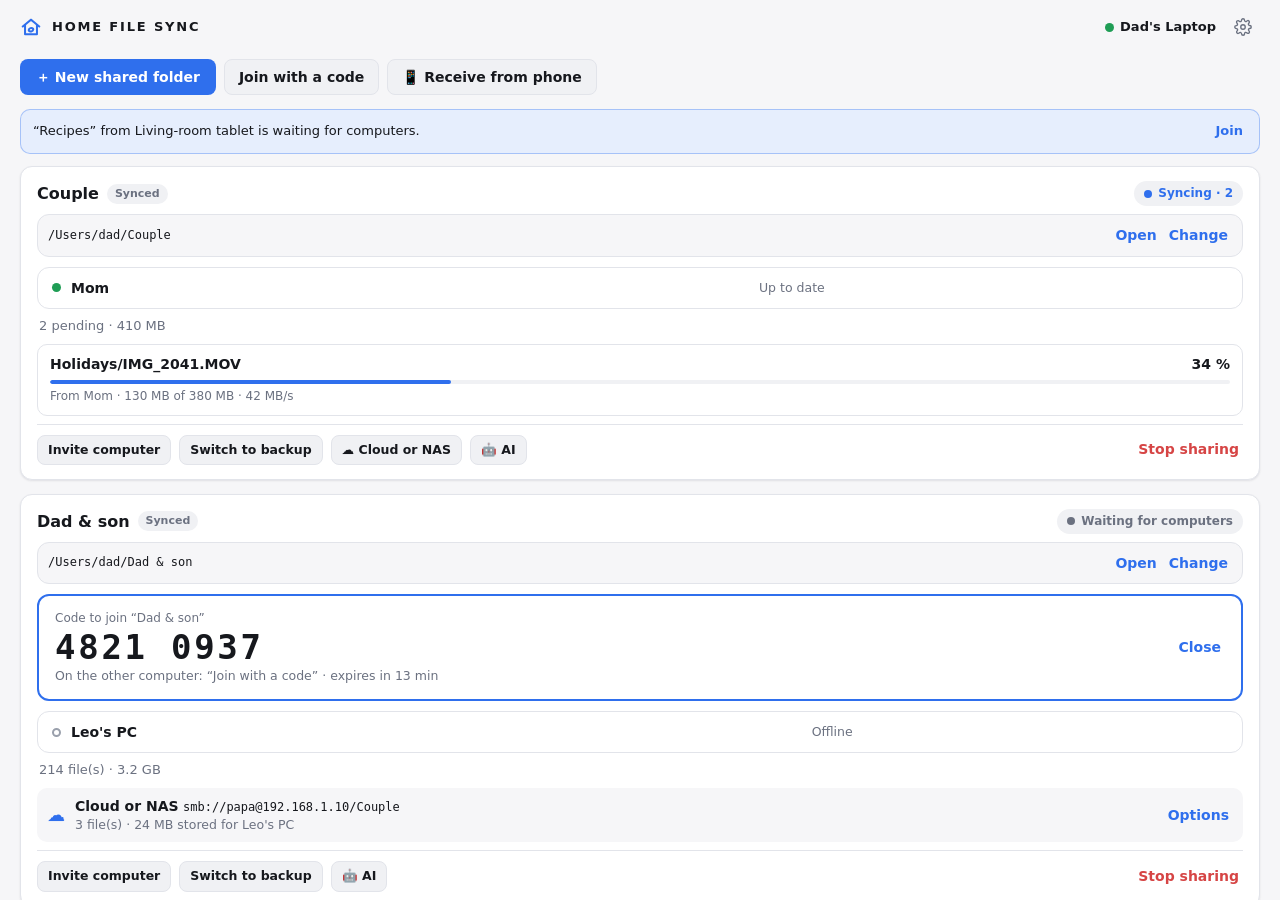
<file: app/ui/index.html>
<!doctype html>
<html lang="es">
<head>
  <meta charset="utf-8" />
  <meta name="viewport" content="width=device-width, initial-scale=1" />
  <title>Home File Sync</title>
  <link rel="stylesheet" href="style.css" />
</head>
<body>
  <header class="top">
    <div class="brand">
      <svg class="logo" viewBox="0 0 24 24" aria-hidden="true"><path d="M3 11.5 12 4l9 7.5" /><path d="M5.5 9.8V20h13V9.8" /><path d="M9.5 15.5a2.8 2.8 0 0 1 4.8-1.6M14.5 14.5a2.8 2.8 0 0 1-4.8 1.6" /></svg>
      <span>HOME FILE SYNC</span>
    </div>
    <div class="top-right">
      <button class="me-name link" data-action="rename-me" data-i18n-title="app.rename_me"><span class="dot synced"></span><span data-bind="deviceName"></span></button>
      <button class="icon gear" data-action="settings" data-i18n-title="app.settings">
        <svg viewBox="0 0 24 24" aria-hidden="true"><circle cx="12" cy="12" r="3"/><path d="M19.4 15a1.7 1.7 0 0 0 .3 1.8l.1.1a2 2 0 1 1-2.8 2.8l-.1-.1a1.7 1.7 0 0 0-1.8-.3 1.7 1.7 0 0 0-1 1.5V21a2 2 0 1 1-4 0v-.1a1.7 1.7 0 0 0-1.1-1.5 1.7 1.7 0 0 0-1.8.3l-.1.1a2 2 0 1 1-2.8-2.8l.1-.1a1.7 1.7 0 0 0 .3-1.8 1.7 1.7 0 0 0-1.5-1H3a2 2 0 1 1 0-4h.1a1.7 1.7 0 0 0 1.5-1.1 1.7 1.7 0 0 0-.3-1.8l-.1-.1a2 2 0 1 1 2.8-2.8l.1.1a1.7 1.7 0 0 0 1.8.3H9a1.7 1.7 0 0 0 1-1.5V3a2 2 0 1 1 4 0v.1a1.7 1.7 0 0 0 1 1.5 1.7 1.7 0 0 0 1.8-.3l.1-.1a2 2 0 1 1 2.8 2.8l-.1.1a1.7 1.7 0 0 0-.3 1.8V9a1.7 1.7 0 0 0 1.5 1H21a2 2 0 1 1 0 4h-.1a1.7 1.7 0 0 0-1.5 1z"/></svg>
      </button>
    </div>
  </header>

  <main>
    <div class="actions">
      <button class="primary" data-action="new-share" data-i18n="act.new"></button>
      <button class="secondary" data-action="join" data-i18n="act.join"></button>
      <button class="secondary" data-action="receive" data-i18n="act.receive"></button>
    </div>

    <div class="banner invite" id="invites" hidden></div>
    <div class="banner warn" id="net-warning" hidden></div>

    <section id="empty" class="hero" hidden>
      <h1 data-i18n="empty.title"></h1>
      <p data-i18n="empty.text"></p>
    </section>

    <div id="shares"></div>
  </main>

  <!-- Nueva carpeta compartida -->
  <div class="sheet" id="sheet-new" hidden>
    <div class="sheet-head"><h2 data-i18n="new.title"></h2><button class="link" data-close data-i18n="cancel"></button></div>
    <form class="tab form" id="form-new" autocomplete="off">
      <label><span data-i18n="new.name"></span><input id="new-name" data-i18n-ph="new.name_ph" maxlength="60" /></label>
      <div class="field"><span class="label" data-i18n="new.folder"></span><div class="pick"><code id="new-folder" data-i18n="not_chosen"></code><button type="button" class="secondary" data-pick="new-folder" data-i18n="choose"></button></div></div>
      <fieldset class="modes">
        <label class="mode"><input type="radio" name="new-mode" value="sync" checked /><b data-i18n="mode.sync"></b><span data-i18n="mode.sync_new"></span></label>
        <label class="mode"><input type="radio" name="new-mode" value="backup" /><b data-i18n="mode.backup"></b><span data-i18n="mode.backup_new"></span></label>
      </fieldset>
      <div class="error" id="new-error" hidden></div>
      <div class="form-actions"><button class="primary" type="submit" data-i18n="new.create"></button></div>
    </form>
  </div>

  <!-- Unirse -->
  <div class="sheet" id="sheet-join" hidden>
    <div class="sheet-head"><h2 data-i18n="join.title"></h2><button class="link" data-close data-i18n="cancel"></button></div>
    <form class="tab form" id="form-join" autocomplete="off">
      <div class="field"><span class="label" data-i18n="join.invites"></span><div id="join-invites"></div></div>
      <label><span data-i18n="join.code"></span><input id="join-code" class="code-input" inputmode="numeric" placeholder="0000 0000" maxlength="9" /></label>
      <div class="field"><span class="label" data-i18n="join.folder"></span><div class="pick"><code id="join-folder" data-i18n="not_chosen"></code><button type="button" class="secondary" data-pick="join-folder" data-i18n="choose"></button></div></div>
      <fieldset class="modes">
        <label class="mode"><input type="radio" name="join-mode" value="sync" checked /><b data-i18n="mode.sync"></b><span data-i18n="mode.sync_join"></span></label>
        <label class="mode"><input type="radio" name="join-mode" value="backup" /><b data-i18n="mode.backup"></b><span data-i18n="mode.backup_join"></span></label>
      </fieldset>
      <details class="manual" id="manual">
        <summary data-i18n="manual.title"></summary>
        <p class="muted small" data-i18n="manual.help"></p>
        <div class="manual-grid">
          <label><span data-i18n="manual.host"></span><input id="m-host" data-i18n-ph="manual.host_ph" spellcheck="false" autocapitalize="off" /></label>
          <label><span data-i18n="manual.port"></span><input id="m-port" inputmode="numeric" placeholder="47820" maxlength="5" /></label>
        </div>
        <label class="check"><input type="checkbox" id="m-remember" /> <span data-i18n="manual.remember"></span></label>
      </details>
      <div class="error" id="join-error" hidden></div>
      <div class="form-actions"><button class="primary" type="submit" id="join-btn" data-i18n="join.button"></button></div>
    </form>
  </div>

  <!-- Nube o NAS (relevo) -->
  <div class="sheet" id="sheet-relay" hidden>
    <div class="sheet-head"><h2 data-i18n="relay.title"></h2><button class="link" data-close data-i18n="close"></button></div>
    <div class="tab form">
      <p class="muted" data-i18n="relay.help"></p>
      <div class="relay-now" id="relay-now" hidden><span class="label" data-i18n="relay.now"></span><code id="relay-path"></code></div>
      <div class="error" id="relay-error" hidden></div>
      <p class="small muted" id="relay-busy" hidden></p>

      <span class="label" data-i18n="relay.how"></span>
      <fieldset class="modes relay-kinds">
        <label class="mode"><input type="radio" name="relay-kind" value="folder" checked /><b data-i18n="relay.k_folder"></b><span data-i18n="relay.k_folder_help"></span></label>
        <label class="mode"><input type="radio" name="relay-kind" value="gdrive" /><b data-i18n="relay.k_gdrive"></b><span data-i18n="relay.k_gdrive_help"></span></label>
        <label class="mode"><input type="radio" name="relay-kind" value="dropbox" /><b data-i18n="relay.k_dropbox"></b><span data-i18n="relay.k_dropbox_help"></span></label>
        <label class="mode"><input type="radio" name="relay-kind" value="smb" /><b data-i18n="relay.k_smb"></b><span data-i18n="relay.k_smb_help"></span></label>
        <label class="mode"><input type="radio" name="relay-kind" value="webdav" /><b data-i18n="relay.k_webdav"></b><span data-i18n="relay.k_webdav_help"></span></label>
      </fieldset>

      <div class="relay-panel" data-kind="folder">
        <p class="muted small" data-i18n="relay.folder_help"></p>
        <p class="muted small" data-i18n="relay.folder_accounts"></p>
        <div class="form-actions"><button type="button" class="primary" id="relay-pick" data-i18n="relay.pick"></button></div>
      </div>
      <div class="relay-panel" data-kind="gdrive" hidden>
        <p class="muted small" data-i18n="relay.gdrive_note"></p>
        <p class="error-text small" data-i18n="relay.unavailable_build" data-unavail="google" hidden></p>
        <div class="form-actions"><button type="button" class="primary" data-login="gdrive" data-i18n="relay.login_google"></button></div>
      </div>
      <div class="relay-panel" data-kind="dropbox" hidden>
        <label><span data-i18n="relay.dbx_path"></span><input id="relay-dbx-path" placeholder="/Home File Sync" spellcheck="false" /></label>
        <p class="muted small" data-i18n="relay.dbx_note"></p>
        <p class="error-text small" data-i18n="relay.unavailable_build" data-unavail="dropbox" hidden></p>
        <div class="form-actions">
          <button type="button" class="secondary" id="relay-dbx-save" data-i18n="relay.dbx_save" hidden></button>
          <button type="button" class="primary" data-login="dropbox" data-i18n="relay.login_dropbox"></button>
        </div>
      </div>
      <form class="relay-panel" data-kind="smb" id="relay-smb" autocomplete="off" hidden>
        <div class="two-col">
          <label><span data-i18n="relay.smb_host"></span><input id="smb-host" placeholder="192.168.1.10" spellcheck="false" autocapitalize="off" /></label>
          <label><span data-i18n="relay.smb_share"></span><input id="smb-share" data-i18n-ph="relay.smb_share_ph" spellcheck="false" /></label>
        </div>
        <label><span data-i18n="relay.smb_sub"></span><input id="smb-sub" data-i18n-ph="relay.optional" spellcheck="false" /></label>
        <div class="two-col">
          <label><span data-i18n="relay.user"></span><input id="smb-user" spellcheck="false" autocapitalize="off" /></label>
          <label><span data-i18n="relay.password"></span><input id="smb-pass" type="password" /></label>
        </div>
        <p class="muted small" data-i18n="relay.secret_note"></p>
        <div class="form-actions"><button type="submit" class="primary" data-i18n="relay.connect"></button></div>
      </form>
      <form class="relay-panel" data-kind="webdav" id="relay-webdav" autocomplete="off" hidden>
        <label><span data-i18n="relay.dav_url"></span><input id="dav-url" placeholder="https://nube.example.com/remote.php/dav/files/ana" spellcheck="false" autocapitalize="off" /></label>
        <div class="two-col">
          <label><span data-i18n="relay.user"></span><input id="dav-user" spellcheck="false" autocapitalize="off" /></label>
          <label><span data-i18n="relay.password"></span><input id="dav-pass" type="password" /></label>
        </div>
        <p class="muted small" data-i18n="relay.dav_note"></p>
        <p class="muted small" data-i18n="relay.secret_note"></p>
        <div class="form-actions"><button type="submit" class="primary" data-i18n="relay.connect"></button></div>
      </form>

      <fieldset class="modes" id="relay-retention">
        <span class="label" data-i18n="relay.retention"></span>
        <label class="mode"><input type="radio" name="relay-keep" value="delete" checked /><b data-i18n="relay.delete"></b><span data-i18n="relay.delete_help"></span></label>
        <label class="mode"><input type="radio" name="relay-keep" value="old" /><b data-i18n="relay.keep"></b><span data-i18n="relay.keep_help"></span></label>
        <p class="muted small" data-i18n="relay.common"></p>
      </fieldset>
      <div class="form-actions"><button type="button" class="link danger-text" id="relay-remove" data-i18n="relay.remove"></button></div>
    </div>
  </div>

  <!-- Órdenes de las IA -->
  <div class="sheet" id="sheet-agent" hidden>
    <div class="sheet-head"><h2 data-i18n="agent.title"></h2><button class="link" data-close data-i18n="close"></button></div>
    <div class="tab form">
      <p class="muted" data-i18n="agent.help"></p>
      <div class="error" id="agent-error" hidden></div>
      <label class="check"><input type="checkbox" id="agent-code" /> <span data-i18n="agent.code"></span></label>
      <p class="muted small" data-i18n="agent.code_help"></p>

      <h3 data-i18n="agent.here"></h3>
      <label class="check"><input type="checkbox" id="agent-enabled" /> <span data-i18n="agent.enable"></span></label>
      <p class="muted small" data-i18n="agent.enable_help"></p>
      <div id="agent-policy">
        <span class="label" data-i18n="agent.allowed"></span>
        <ul class="plain agent-allowed" id="agent-allowed"></ul>
        <form class="agent-add" id="agent-add" autocomplete="off">
          <input id="agent-new" data-i18n-ph="agent.add_ph" spellcheck="false" autocapitalize="off" />
          <button type="submit" class="secondary" data-i18n="agent.add"></button>
        </form>
        <div class="agent-suggest" id="agent-suggest"></div>
        <label class="check"><input type="checkbox" id="agent-ask" /> <span data-i18n="agent.ask"></span></label>
        <p class="muted small" data-i18n="agent.no_shell"></p>
      </div>
      <h3 data-i18n="agent.history"></h3>
      <ul class="plain agent-history" id="agent-history"></ul>

      <h3 data-i18n="agent.connect"></h3>
      <p class="muted small" data-i18n="agent.connect_help"></p>
      <div class="agent-snippets" id="agent-snippets"></div>
    </div>
  </div>

  <!-- Recibir del móvil -->
  <div class="sheet" id="sheet-receive" hidden>
    <div class="sheet-head"><h2 data-i18n="rx.title"></h2><button class="link" data-action="stop-receive" data-i18n="close"></button></div>
    <section class="tab receive">
      <label><span data-i18n="rx.save_in"></span><select id="rx-dest"></select></label>
      <div class="qr-wrap">
        <div class="qr" id="rx-qr"></div>
        <div class="rx-text">
          <p data-i18n-html="rx.help"></p>
          <code id="rx-url" class="selectable"></code>
          <p class="muted small" id="rx-other"></p>
          <p class="muted small" id="rx-expiry"></p>
        </div>
      </div>
      <div class="rx-remote">
        <label class="check"><input type="checkbox" id="rx-remote" /> <span data-i18n="rx.remote"></span></label>
        <p class="muted small" data-i18n="rx.remote_help"></p>
        <p class="small" id="rx-remote-status" hidden></p>
      </div>
      <h3 data-i18n="rx.received"></h3>
      <ul class="received" id="rx-list"></ul>
    </section>
  </div>

  <!-- Ajustes -->
  <div class="sheet" id="settings" hidden>
    <div class="sheet-head">
      <h2 data-i18n="set.title"></h2>
      <div class="tabs" role="tablist">
        <button role="tab" data-tab="general" class="active" data-i18n="set.general"></button>
        <button role="tab" data-tab="advanced" data-i18n="set.advanced"></button>
      </div>
      <button class="link" data-action="close-settings" data-i18n="close"></button>
    </div>
    <section class="tab" id="tab-general">
      <div class="row-item"><div><b data-i18n="set.device_name"></b><div class="muted small" data-bind="deviceName"></div></div><button class="secondary" data-action="rename-me" data-i18n="set.change"></button></div>
      <p class="muted small" data-i18n="set.alias_help"></p>

      <h3 data-i18n="set.vpn_title"></h3>
      <label class="check"><input type="checkbox" id="vpn-toggle" /> <span data-i18n="set.vpn_toggle"></span></label>
      <p class="muted small" data-i18n="set.vpn_help"></p>
      <div class="net-info" id="net-info"></div>

      <footer class="credits"><span id="app-version"></span> · David Redondo García · <span class="selectable">github.com/mentirosodiyei/home-file-sync</span></footer>
    </section>
    <section class="tab" id="tab-advanced" hidden>
      <h3 class="first" data-i18n="diag.title"></h3>
      <p class="muted small" data-i18n="diag.help"></p>
      <div class="log-tools">
        <select id="log-level" data-i18n-title="diag.level">
          <option value="INFO" data-i18n="diag.info"></option>
          <option value="WARN" data-i18n="diag.warn"></option>
          <option value="ERROR" data-i18n="diag.error"></option>
          <option value="DEBUG" data-i18n="diag.debug"></option>
        </select>
        <input id="log-query" type="search" data-i18n-ph="diag.filter" spellcheck="false" />
      </div>
      <div class="log-tools">
        <label class="check"><input type="checkbox" id="log-debug" /> <span data-i18n="diag.detailed"></span></label>
        <span class="spacer-flex"></span>
        <button class="secondary" data-action="copy-logs" data-i18n="diag.copy"></button>
        <button class="secondary" data-action="export-logs" data-i18n="diag.export"></button>
        <button class="secondary" data-action="open-logs" data-i18n="diag.folder"></button>
      </div>
      <pre class="log" id="log" tabindex="0"></pre>
      <p class="muted small" id="log-status"></p>
    </section>
  </div>

  <dialog id="dialog">
    <form method="dialog">
      <p id="dialog-text"></p>
      <input id="dialog-input" hidden />
      <menu><button value="cancel" class="secondary" data-i18n="cancel"></button><button value="ok" class="primary" id="dialog-ok" data-i18n="accept"></button></menu>
    </form>
  </dialog>

  <script src="i18n.js"></script>
  <script src="app.js"></script>
</body>
</html>
</file>
<file: app/ui/style.css>
:root {
  --bg: #f6f6f8;
  --surface: #ffffff;
  --surface-2: #f0f1f4;
  --text: #16181d;
  --muted: #6b7180;
  --border: #e2e4ea;
  --accent: #2f6fed;
  --accent-text: #ffffff;
  --green: #1f9d55;
  --blue: #2f6fed;
  --gray: #9aa0ac;
  --amber: #c98a00;
  --red: #d64545;
  --amber-bg: #fff6e0;
  --red-bg: #fdecec;
  --radius: 12px;
  --shadow: 0 1px 2px rgba(16, 24, 40, 0.06), 0 1px 3px rgba(16, 24, 40, 0.04);
  color-scheme: light dark;
}

@media (prefers-color-scheme: dark) {
  :root {
    --bg: #15171c;
    --surface: #1d2027;
    --surface-2: #252932;
    --text: #eceef3;
    --muted: #9198a6;
    --border: #2e333d;
    --accent: #4d86ff;
    --green: #39c172;
    --blue: #5b93ff;
    --gray: #6f7684;
    --amber: #f0b429;
    --red: #f07070;
    --amber-bg: #3a2f12;
    --red-bg: #3d1d1d;
    --shadow: none;
  }
}

* { box-sizing: border-box; }
[hidden] { display: none !important; }
html, body { margin: 0; height: 100%; }
body {
  font: 14px/1.45 -apple-system, BlinkMacSystemFont, "Segoe UI Variable", "Segoe UI", system-ui, sans-serif;
  background: var(--bg);
  color: var(--text);
  display: flex;
  flex-direction: column;
  -webkit-user-select: none;
  user-select: none;
  cursor: default;
}

.top {
  display: flex; align-items: center; justify-content: space-between;
  padding: 16px 20px 8px;
}
.brand { display: flex; align-items: center; gap: 10px; font-weight: 700; letter-spacing: 0.14em; font-size: 13px; }
.logo { width: 22px; height: 22px; fill: none; stroke: var(--accent); stroke-width: 2.2; stroke-linecap: round; stroke-linejoin: round; }

main { flex: 1; overflow-y: auto; padding: 8px 20px 20px; }
.screen[hidden] { display: none; }

h1 { font-size: 22px; margin: 0 0 8px; font-weight: 650; }
h2 { font-size: 16px; margin: 0 0 6px; font-weight: 650; }
h3 { font-size: 12px; text-transform: uppercase; letter-spacing: 0.08em; color: var(--muted); margin: 22px 0 8px; font-weight: 600; }
p { margin: 0 0 12px; }
.muted { color: var(--muted); }
code { font-family: ui-monospace, "SF Mono", Menlo, Consolas, monospace; font-size: 12.5px; }

.hero { text-align: center; padding: 60px 12px; max-width: 420px; margin: 0 auto; }
.hero p { color: var(--muted); }

button { font: inherit; border: 0; cursor: pointer; border-radius: 8px; }
button.primary { background: var(--accent); color: var(--accent-text); padding: 8px 16px; font-weight: 600; }
button.primary:hover { filter: brightness(1.06); }
button.primary:disabled { opacity: 0.55; cursor: default; }
button.primary.big { padding: 12px 22px; font-size: 15px; margin-top: 8px; }
button.secondary { background: var(--surface-2); color: var(--text); padding: 7px 14px; font-weight: 550; border: 1px solid var(--border); }
button.link { background: none; color: var(--accent); padding: 2px 4px; font-weight: 550; }
button.icon { background: none; color: var(--muted); font-size: 20px; padding: 0 8px; line-height: 1; }

.pill { font-size: 12px; font-weight: 600; padding: 4px 10px; border-radius: 999px; background: var(--surface-2); color: var(--muted); display: inline-flex; gap: 6px; align-items: center; }
.pill::before { content: ""; width: 8px; height: 8px; border-radius: 50%; background: currentColor; }
.pill.synced { color: var(--green); }
.pill.syncing { color: var(--blue); }
.pill.conflict { color: var(--amber); }
.pill.error { color: var(--red); }
.pill.alone, .pill.noGroup, .pill.noFolder { color: var(--muted); }

.folder-line {
  display: flex; align-items: center; gap: 8px; flex-wrap: wrap;
  background: var(--surface); border: 1px solid var(--border); border-radius: var(--radius);
  padding: 10px 12px; box-shadow: var(--shadow);
}
.folder-line .label { color: var(--muted); font-size: 12px; width: 100%; }
.folder-line .path { flex: 1; min-width: 0; overflow: hidden; text-overflow: ellipsis; white-space: nowrap; -webkit-user-select: text; user-select: text; }
.folder-line .actions { display: flex; gap: 4px; }

.cards { display: grid; gap: 12px; margin-top: 16px; }
.card { background: var(--surface); border: 1px solid var(--border); border-radius: var(--radius); padding: 18px; box-shadow: var(--shadow); }
.card p { color: var(--muted); }
#join-form { display: flex; gap: 8px; }
.code-input {
  flex: 1; min-width: 0; font: 600 20px/1 ui-monospace, "SF Mono", Menlo, Consolas, monospace; letter-spacing: 0.12em;
  padding: 9px 12px; border-radius: 8px; border: 1px solid var(--border); background: var(--bg); color: var(--text); text-align: center;
}
.code-input:focus { outline: 2px solid var(--accent); outline-offset: -1px; }
#open-groups label { display: flex; gap: 8px; align-items: center; padding: 6px 0; }
.error { color: var(--red); font-size: 13px; margin-top: 10px; }
.hint { color: var(--muted); font-size: 13px; margin-top: 14px; }

.pairing {
  display: flex; justify-content: space-between; align-items: center; margin-top: 12px;
  background: var(--surface); border: 2px solid var(--accent); border-radius: var(--radius); padding: 14px 16px;
}
.pairing .label { font-size: 12px; color: var(--muted); }
.pairing .code { font: 700 34px/1.15 ui-monospace, "SF Mono", Menlo, Consolas, monospace; letter-spacing: 0.08em; -webkit-user-select: text; user-select: text; }

.count { color: var(--muted); font-weight: 500; letter-spacing: 0; }
.devices, .transfers, .errors, #events { list-style: none; margin: 0; padding: 0; }
.devices { background: var(--surface); border: 1px solid var(--border); border-radius: var(--radius); box-shadow: var(--shadow); overflow: hidden; }
.devices li { display: flex; align-items: center; gap: 10px; padding: 10px 14px; border-top: 1px solid var(--border); }
.devices li:first-child { border-top: 0; }
.devices .name { font-weight: 600; flex: 1; min-width: 0; overflow: hidden; text-overflow: ellipsis; white-space: nowrap; }
.devices .detail { color: var(--muted); font-size: 12.5px; text-align: right; max-width: 60%; }
.devices li.error .detail { color: var(--red); }
.devices li.conflict .detail { color: var(--amber); }
.dot { width: 9px; height: 9px; border-radius: 50%; flex: none; background: var(--gray); }
.dot.synced { background: var(--green); }
.dot.syncing, .dot.receiving { background: var(--blue); animation: pulse 1.4s ease-in-out infinite; }
.dot.connecting { background: var(--gray); animation: pulse 1.4s ease-in-out infinite; }
.dot.offline { background: transparent; border: 2px solid var(--gray); }
.dot.conflict { background: var(--amber); }
.dot.error { background: var(--red); }
@keyframes pulse { 50% { opacity: 0.35; } }

.empty { color: var(--muted); font-size: 13px; padding: 4px 2px; }
.summary { color: var(--muted); font-size: 13px; margin-bottom: 8px; }
.transfers li { background: var(--surface); border: 1px solid var(--border); border-radius: 10px; padding: 9px 12px; margin-bottom: 6px; }
.transfers .row { display: flex; gap: 8px; align-items: baseline; }
.transfers .file { flex: 1; min-width: 0; overflow: hidden; text-overflow: ellipsis; white-space: nowrap; font-weight: 550; }
.transfers .pct { font-variant-numeric: tabular-nums; font-weight: 600; }
.transfers .sub { color: var(--muted); font-size: 12px; font-variant-numeric: tabular-nums; }
.bar { height: 4px; background: var(--surface-2); border-radius: 2px; margin: 6px 0 4px; overflow: hidden; }
.bar > i { display: block; height: 100%; background: var(--accent); border-radius: 2px; transition: width 0.4s ease; }

.banner { border-radius: 10px; padding: 10px 12px; margin: 0 0 12px; font-size: 13px; display: flex; gap: 10px; align-items: center; justify-content: space-between; }
.banner.warn, .banner.conflict { background: var(--amber-bg); color: var(--text); border: 1px solid color-mix(in srgb, var(--amber) 40%, transparent); }
.banner.conflict { margin-top: 10px; }
.banner.error { background: var(--red-bg); border: 1px solid color-mix(in srgb, var(--red) 40%, transparent); }
.errors li { font-size: 12.5px; color: var(--red); padding: 4px 2px; }
.errors li b { font-weight: 600; color: var(--text); }

.history { margin-top: 18px; }
.history summary { color: var(--muted); font-size: 12px; text-transform: uppercase; letter-spacing: 0.08em; font-weight: 600; cursor: pointer; }
#events li { font-size: 12.5px; padding: 4px 0; border-bottom: 1px solid var(--border); display: flex; gap: 10px; }
#events time { color: var(--muted); font-variant-numeric: tabular-nums; flex: none; }

.bottom {
  display: flex; align-items: center; gap: 10px; padding: 10px 16px;
  border-top: 1px solid var(--border); background: var(--surface); font-size: 13px;
}
.bottom[hidden] { display: none; }
.bottom .me { display: flex; gap: 6px; align-items: center; font-weight: 600; white-space: nowrap; min-width: 0; overflow: hidden; text-overflow: ellipsis; max-width: 45%; }
.bottom button { white-space: nowrap; flex: none; }
.bottom .group { overflow: hidden; text-overflow: ellipsis; white-space: nowrap; min-width: 0; flex: 1; }
.spacer { flex: 0; }
.menu { position: relative; }
.menu-pop {
  position: absolute; right: 0; bottom: 34px; background: var(--surface); border: 1px solid var(--border);
  border-radius: 10px; box-shadow: 0 8px 24px rgba(0, 0, 0, 0.18); padding: 6px; min-width: 240px; z-index: 5;
}
.menu-pop button { display: block; width: 100%; text-align: left; background: none; color: var(--text); padding: 8px 10px; }
.menu-pop button:hover { background: var(--surface-2); }
.menu-pop .danger { color: var(--red); }

dialog { border: 1px solid var(--border); border-radius: 14px; background: var(--surface); color: var(--text); padding: 18px; width: min(380px, 90vw); }
dialog::backdrop { background: rgba(0, 0, 0, 0.35); }
dialog menu { display: flex; justify-content: flex-end; gap: 8px; padding: 0; margin: 14px 0 0; }
dialog input { width: 100%; font: inherit; padding: 8px 10px; border-radius: 8px; border: 1px solid var(--border); background: var(--bg); color: var(--text); }

@media (min-width: 640px) {
  .cards { grid-template-columns: 1fr 1fr; }
}

/* --- Cabecera --- */
.top-right { display: flex; align-items: center; gap: 6px; }
.gear svg { width: 18px; height: 18px; fill: none; stroke: var(--muted); stroke-width: 1.8; stroke-linecap: round; stroke-linejoin: round; display: block; }
.gear:hover svg { stroke: var(--text); }
.small { font-size: 12.5px; }

/* --- Conexión manual --- */
#join-form { display: block; }
.join-row { display: flex; gap: 8px; }
.manual { margin: 0 0 12px; border: 1px solid var(--border); border-radius: 10px; padding: 8px 12px; background: var(--bg); }
.manual summary { cursor: pointer; font-weight: 600; font-size: 13px; color: var(--muted); }
.manual[open] summary { margin-bottom: 6px; }
.manual-grid { display: grid; grid-template-columns: 1fr 92px; gap: 8px; }
.manual-grid label, .sheet label { font-size: 12px; color: var(--muted); display: flex; flex-direction: column; gap: 4px; }
.manual input, .log-tools input, .log-tools select {
  font: inherit; font-size: 13px; padding: 7px 9px; border-radius: 8px; border: 1px solid var(--border); background: var(--surface); color: var(--text);
}
.manual input:focus, .log-tools input:focus { outline: 2px solid var(--accent); outline-offset: -1px; }
label.check { flex-direction: row !important; align-items: center; gap: 6px; font-size: 12.5px; color: var(--text); margin-top: 8px; }
.error { white-space: pre-wrap; -webkit-user-select: text; user-select: text; }
.error .detail { display: block; color: var(--muted); font-size: 11.5px; margin-top: 6px; font-family: ui-monospace, "SF Mono", Menlo, Consolas, monospace; }
.error .link { padding: 0; margin-top: 6px; font-size: 12.5px; }

/* --- Ajustes --- */
.sheet { position: fixed; inset: 0; background: var(--bg); z-index: 10; display: flex; flex-direction: column; }
.sheet-head { display: flex; align-items: center; gap: 12px; padding: 14px 20px; border-bottom: 1px solid var(--border); background: var(--surface); }
.sheet-head h2 { margin: 0; }
.tabs { display: flex; gap: 2px; background: var(--surface-2); padding: 3px; border-radius: 9px; margin-right: auto; }
.tabs button { background: none; color: var(--muted); padding: 4px 12px; font-size: 13px; font-weight: 600; border-radius: 7px; }
.tabs button.active { background: var(--surface); color: var(--text); box-shadow: var(--shadow); }
.tab { flex: 1; overflow: auto; padding: 16px 20px; display: flex; flex-direction: column; }
h3.first { margin-top: 0; }
.row-item { display: flex; align-items: center; justify-content: space-between; gap: 12px; padding: 12px 0; border-bottom: 1px solid var(--border); }
.danger-text { color: var(--red) !important; }
.log-tools { display: flex; gap: 8px; align-items: center; margin-bottom: 8px; flex-wrap: wrap; }
.log-tools input[type=search] { flex: 1; min-width: 120px; }
.log-tools label.check { margin-top: 0; }
.spacer-flex { flex: 1; }
.log {
  flex: 1; min-height: 200px; margin: 0; overflow: auto; background: var(--surface); border: 1px solid var(--border); border-radius: 10px;
  padding: 10px 12px; font: 11.5px/1.5 ui-monospace, "SF Mono", Menlo, Consolas, monospace; white-space: pre-wrap; word-break: break-word;
  -webkit-user-select: text; user-select: text;
}
.log .l-ERROR { color: var(--red); }
.log .l-WARN { color: var(--amber); }
.log .l-DEBUG { color: var(--muted); }
.log time { color: var(--muted); }

/* --- Home File Sync: varias carpetas --- */
.me-name { display: inline-flex; align-items: center; gap: 6px; color: var(--text) !important; font-weight: 600; font-size: 13px; }
.actions { display: flex; gap: 8px; flex-wrap: wrap; margin: 4px 0 14px; }
.banner.invite { background: color-mix(in srgb, var(--accent) 12%, var(--surface)); border: 1px solid color-mix(in srgb, var(--accent) 35%, transparent); }
.card { background: var(--surface); border: 1px solid var(--border); border-radius: var(--radius); box-shadow: var(--shadow); padding: 14px 16px; margin-bottom: 14px; }
.share-head { display: flex; align-items: center; gap: 8px; margin-bottom: 8px; }
.share-name { font-size: 16px; font-weight: 650; }
.link-plain { background: none; border: 0; padding: 0; color: inherit; font: inherit; cursor: pointer; text-align: left; }
.link-plain:hover { text-decoration: underline; text-decoration-color: var(--border); }
.mode-tag { font-size: 11px; font-weight: 600; padding: 2px 8px; border-radius: 999px; background: var(--surface-2); color: var(--muted); }
.mode-tag.backup { background: color-mix(in srgb, var(--amber) 18%, transparent); color: var(--amber); }
.tag { font-size: 10.5px; font-weight: 600; padding: 1px 6px; border-radius: 6px; background: var(--surface-2); color: var(--muted); }
.share .folder-line { box-shadow: none; background: var(--bg); padding: 8px 10px; margin-bottom: 10px; }
.share .folder-line .path { font-size: 12px; }
.actions-inline { display: flex; gap: 4px; }
.share .devices { box-shadow: none; }
.share .devices .name { font-weight: 600; flex: none; max-width: 45%; overflow: hidden; text-overflow: ellipsis; white-space: nowrap; }
.share .devices .detail { flex: 1; }
.empty-li { font-size: 13px; }
.share .summary { margin: 8px 2px; }
.share .pairing { margin: 0 0 10px; }
.share-actions { display: flex; gap: 8px; flex-wrap: wrap; align-items: center; border-top: 1px solid var(--border); padding-top: 10px; margin-top: 8px; }
.share-actions .secondary { font-size: 12.5px; padding: 5px 10px; }
.form { gap: 14px; }
.form label { font-size: 12.5px; color: var(--muted); display: flex; flex-direction: column; gap: 6px; }
.form input:not([type=radio]):not([type=checkbox]) { font: inherit; font-size: 14px; padding: 8px 10px; border-radius: 8px; border: 1px solid var(--border); background: var(--surface); color: var(--text); }
.form .code-input { font-size: 20px; text-align: left; }
.field .label { font-size: 12.5px; color: var(--muted); display: block; margin-bottom: 6px; }
.pick { display: flex; gap: 8px; align-items: center; background: var(--surface); border: 1px solid var(--border); border-radius: 8px; padding: 6px 6px 6px 10px; }
.pick code { flex: 1; min-width: 0; overflow: hidden; text-overflow: ellipsis; white-space: nowrap; }
.modes { border: 0; padding: 0; margin: 0; display: grid; gap: 8px; }
.form label.mode { display: grid; grid-template-columns: auto 1fr; gap: 2px 10px; align-items: start; background: var(--surface); border: 1px solid var(--border); border-radius: 10px; padding: 10px 12px; color: var(--text); cursor: pointer; }
.mode input { grid-row: span 2; margin-top: 3px; }
.mode b { font-size: 14px; }
.mode span { color: var(--muted); font-size: 12.5px; }
.mode:has(input:checked) { border-color: var(--accent); }
.invite-opt { flex-direction: row !important; align-items: center; gap: 8px !important; color: var(--text) !important; font-size: 14px !important; padding: 4px 0; }
.form-actions { display: flex; justify-content: flex-end; }
.receive label { font-size: 12.5px; color: var(--muted); display: flex; flex-direction: column; gap: 6px; max-width: 420px; }
.receive select, .form select { font: inherit; font-size: 14px; padding: 7px 9px; border-radius: 8px; border: 1px solid var(--border); background: var(--surface); color: var(--text); }
.qr-wrap { display: flex; gap: 20px; align-items: center; flex-wrap: wrap; margin: 18px 0 6px; }
.qr { width: 220px; height: 220px; background: #fff; border-radius: 14px; padding: 10px; flex: none; }
.qr svg { width: 100%; height: 100%; display: block; }
.rx-text { flex: 1; min-width: 220px; }
.rx-text p { color: var(--text); }
.selectable { -webkit-user-select: text; user-select: text; word-break: break-all; }
.received { list-style: none; padding: 0; margin: 0; }
.received li { padding: 6px 0; border-bottom: 1px solid var(--border); font-size: 13px; }
.share-head .share-name.link-plain { font-size: 16px; font-weight: 650; }
.share .devices .name.link-plain { font-weight: 600; }

/* --- Ajustes: VPN y créditos --- */
.net-info { display: grid; grid-template-columns: 1fr 1fr; gap: 12px; margin-top: 8px; }
.net-info ul.plain { list-style: none; padding: 0; margin: 6px 0 0; font-size: 12.5px; }
.net-info ul.plain li { padding: 3px 0; }
.credits { margin-top: auto; padding-top: 28px; font-size: 11px; color: var(--muted); opacity: 0.75; text-align: center; }
@media (max-width: 520px) { .net-info { grid-template-columns: 1fr; } }

/* Nube o NAS (relevo) */
.relay-line { display: flex; align-items: center; gap: 10px; background: var(--bg); border-radius: 10px; padding: 8px 10px; margin: 6px 0 8px; }
.relay-line.error { box-shadow: inset 0 0 0 1px var(--red, #d64545); }
.relay-icon { font-size: 18px; color: var(--accent); }
.relay-info { flex: 1; min-width: 0; }
.relay-info .path { font-size: 12px; overflow: hidden; text-overflow: ellipsis; white-space: nowrap; display: inline-block; max-width: 70%; vertical-align: bottom; -webkit-user-select: text; user-select: text; }
#relay-retention .label { display: block; margin-bottom: 6px; }
#relay-retention:disabled { opacity: .5; }

.rx-remote { margin: 10px 0 14px; padding: 10px 12px; background: var(--bg); border-radius: 10px; }
.rx-remote p { margin: 4px 0 0; }
.ok-text { color: var(--green, #1f9d55); }
.error-text { color: var(--red, #d64545); }
.relay-kinds { margin-bottom: 8px; }
.relay-kinds .mode { padding: 8px 12px; }
.relay-panel { margin: 4px 0 14px; }
.relay-now { margin: 6px 0 10px; display: flex; gap: 8px; align-items: baseline; flex-wrap: wrap; }
.relay-now code { font-size: 12px; -webkit-user-select: text; user-select: text; }
.two-col { display: grid; grid-template-columns: 1fr 1fr; gap: 10px; }
@media (max-width: 420px) { .two-col { grid-template-columns: 1fr; } }

/* Órdenes de las IA */
.agent-line { display: flex; gap: 10px; align-items: center; justify-content: space-between; flex-wrap: wrap; border-radius: 10px; padding: 9px 12px; margin: 8px 0; font-size: 13px; background: var(--surface-2); border: 1px solid var(--border); }
.agent-line.ask { background: color-mix(in srgb, var(--accent) 12%, var(--surface)); border-color: color-mix(in srgb, var(--accent) 40%, transparent); }
.agent-line code { background: var(--surface); padding: 1px 6px; border-radius: 6px; word-break: break-all; }
.agent-line .btns { display: flex; gap: 6px; flex-wrap: wrap; }
.agent-line .btns button { font-size: 12.5px; padding: 5px 10px; }
.agent-allowed li { display: flex; align-items: center; justify-content: space-between; gap: 8px; padding: 5px 8px; border: 1px solid var(--border); border-radius: 8px; margin: 4px 0; background: var(--surface); }
.agent-allowed li.empty-li { border-style: dashed; color: var(--muted); }
.agent-add { display: flex; gap: 8px; margin-top: 6px; }
.agent-add input { flex: 1; font-family: ui-monospace, "SF Mono", Menlo, Consolas, monospace; }
.agent-suggest { display: flex; gap: 6px; flex-wrap: wrap; margin-top: 8px; }
.agent-suggest button { font-size: 12px; padding: 3px 9px; border-radius: 999px; background: var(--surface-2); border: 1px dashed var(--border); color: var(--text); font-family: ui-monospace, "SF Mono", Menlo, Consolas, monospace; }
.agent-history li { display: grid; grid-template-columns: auto 1fr auto; gap: 4px 10px; align-items: baseline; padding: 6px 0; border-bottom: 1px solid var(--border); font-size: 12.5px; }
.agent-history li .dir { color: var(--muted); }
.agent-history li code { word-break: break-all; }
.agent-history li .res.ok { color: var(--green); }
.agent-history li .res.bad { color: var(--red); }
.agent-history li .sub { grid-column: 2 / 4; color: var(--muted); }
.agent-snippets .snip { margin: 8px 0 12px; }
.agent-snippets .snip b { font-size: 12.5px; display: block; margin-bottom: 4px; }
.agent-snippets pre { margin: 0; padding: 8px 10px; background: var(--surface-2); border: 1px solid var(--border); border-radius: 8px; font-size: 12px; white-space: pre-wrap; word-break: break-all; user-select: text; -webkit-user-select: text; }
.agent-snippets .copy { float: right; font-size: 12px; }
</file>
